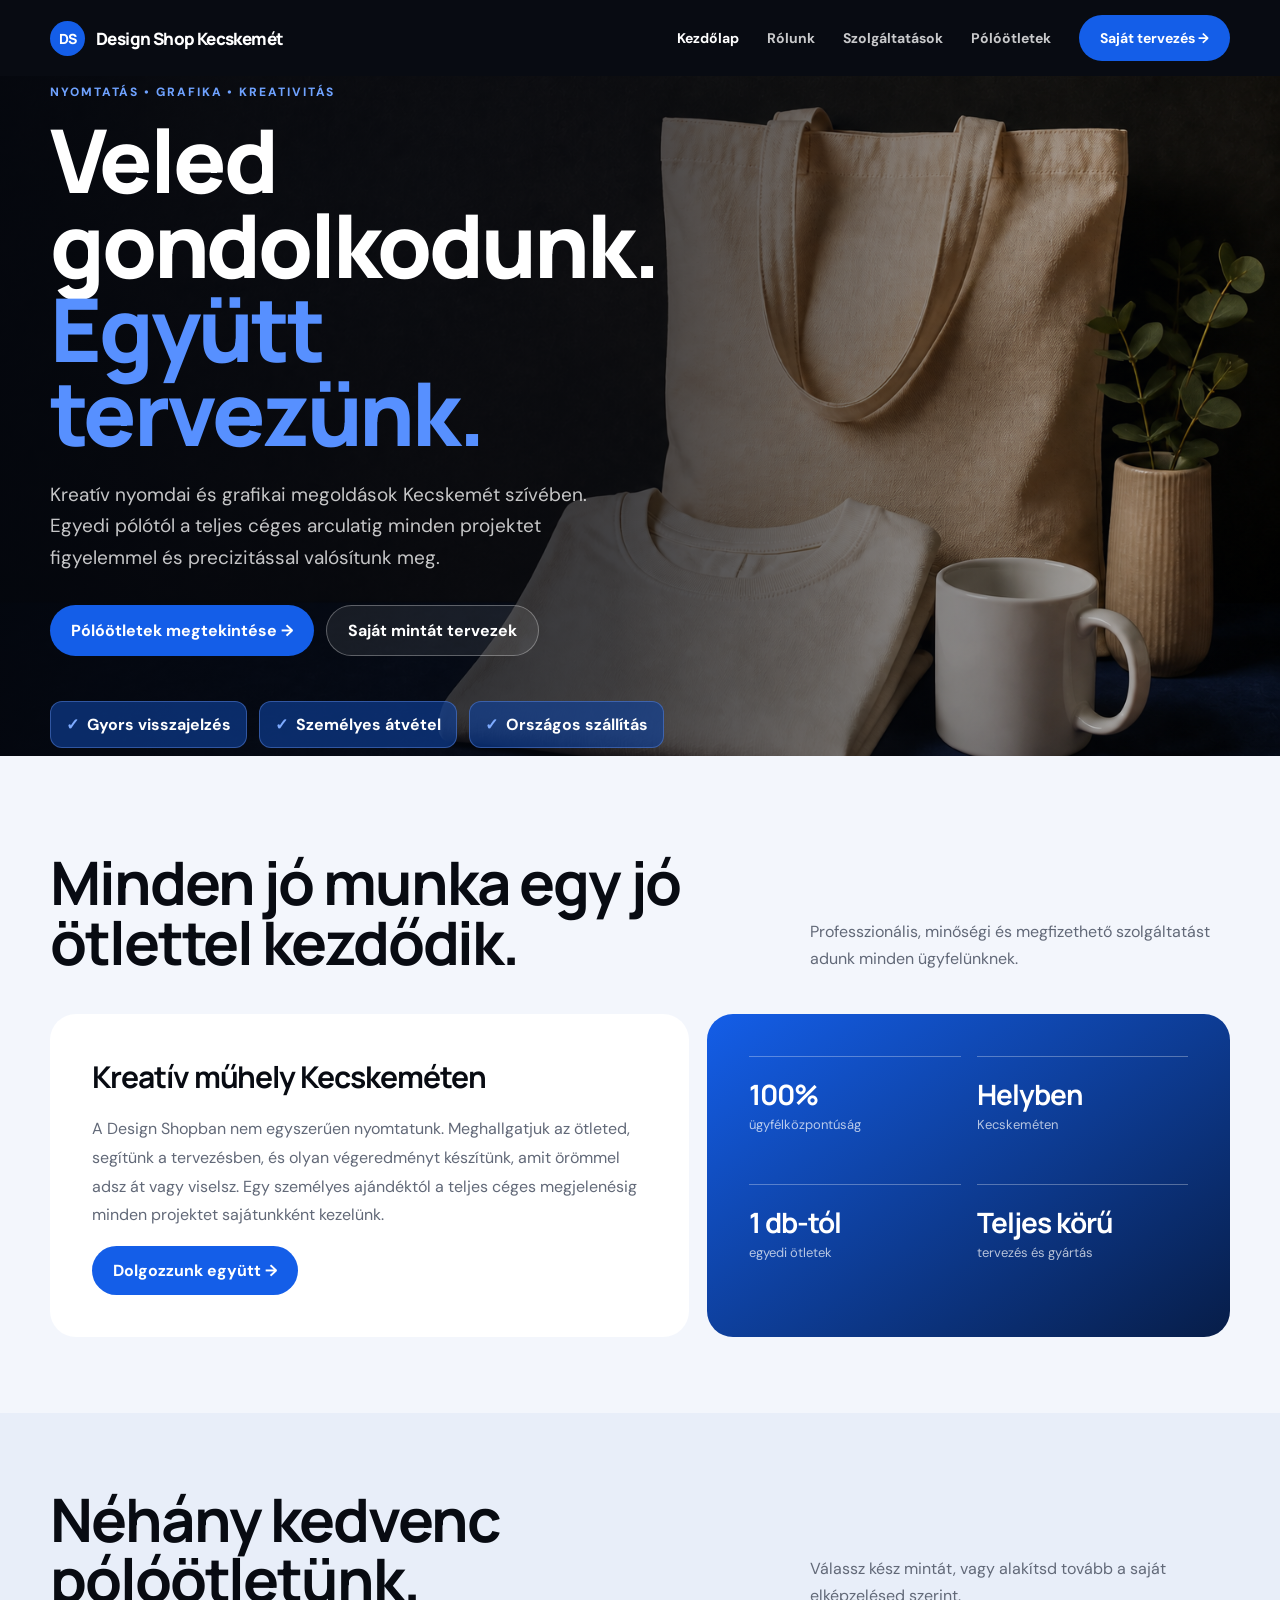
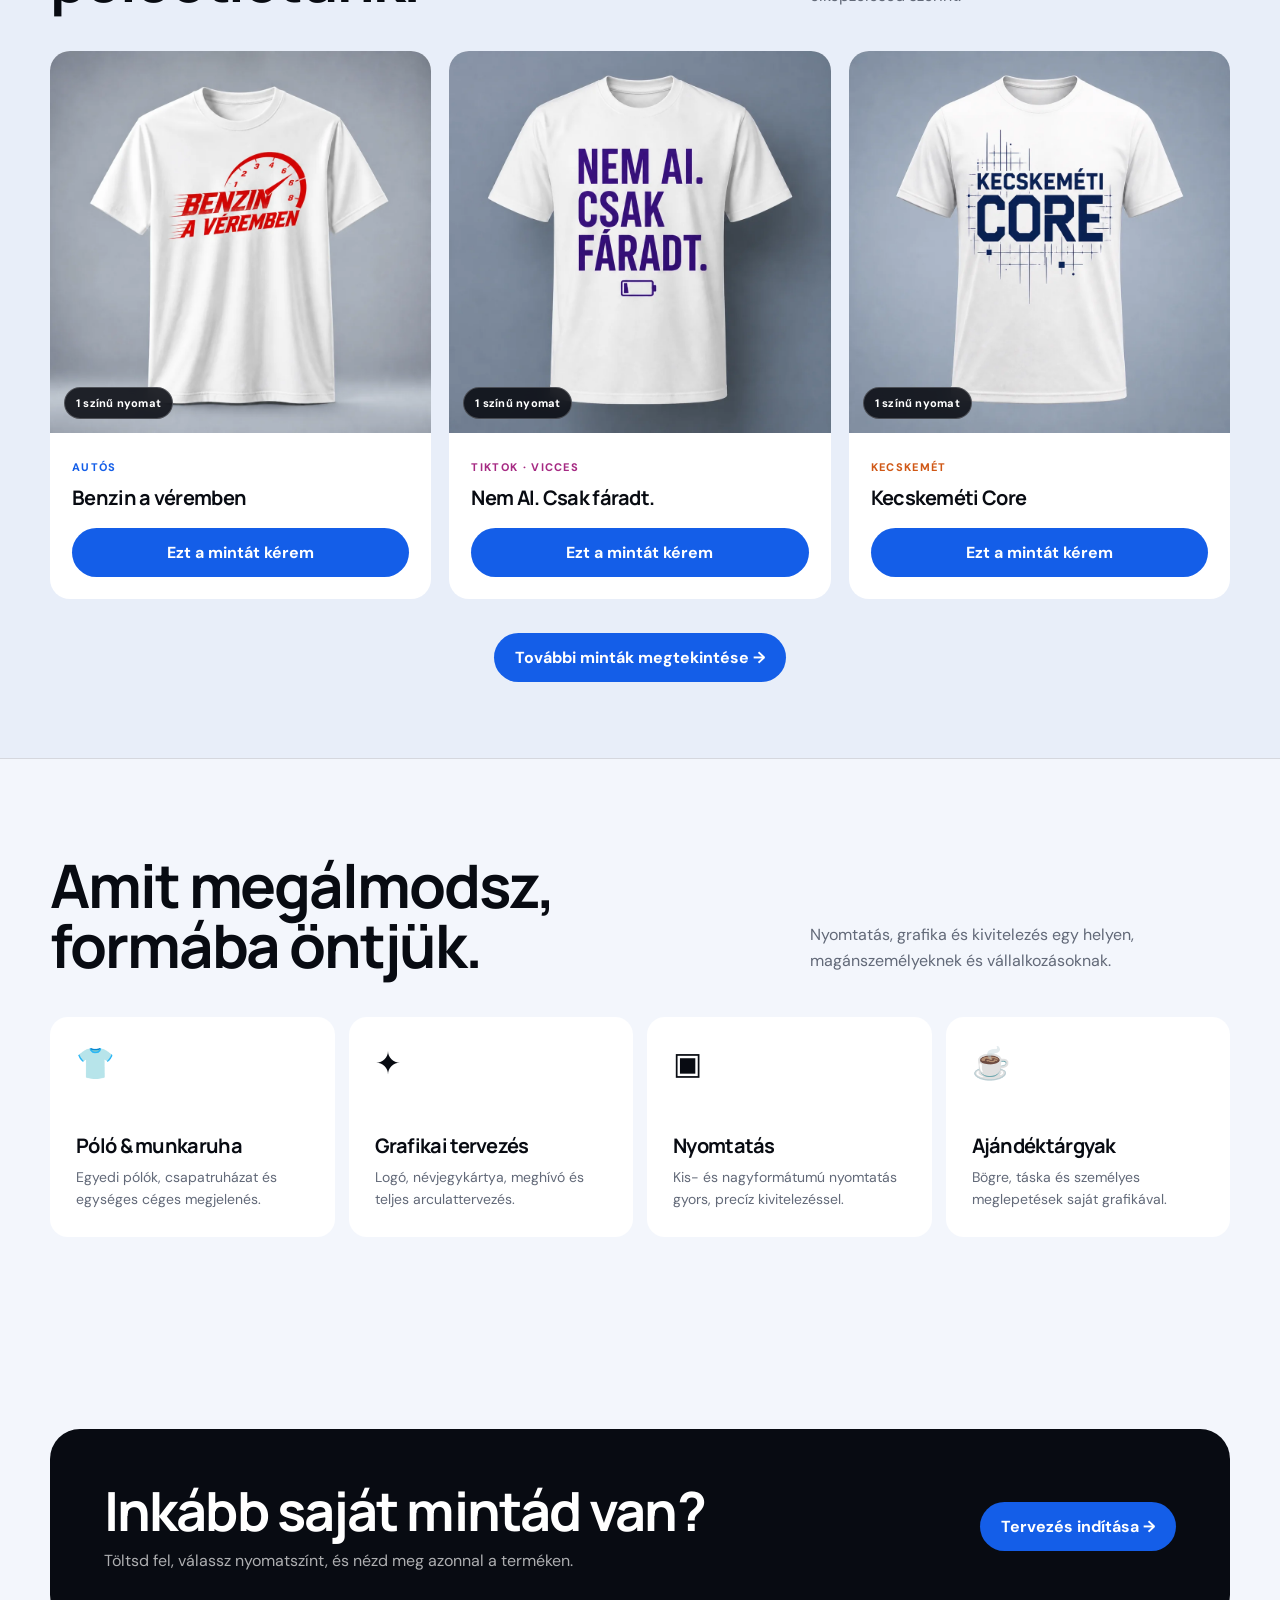
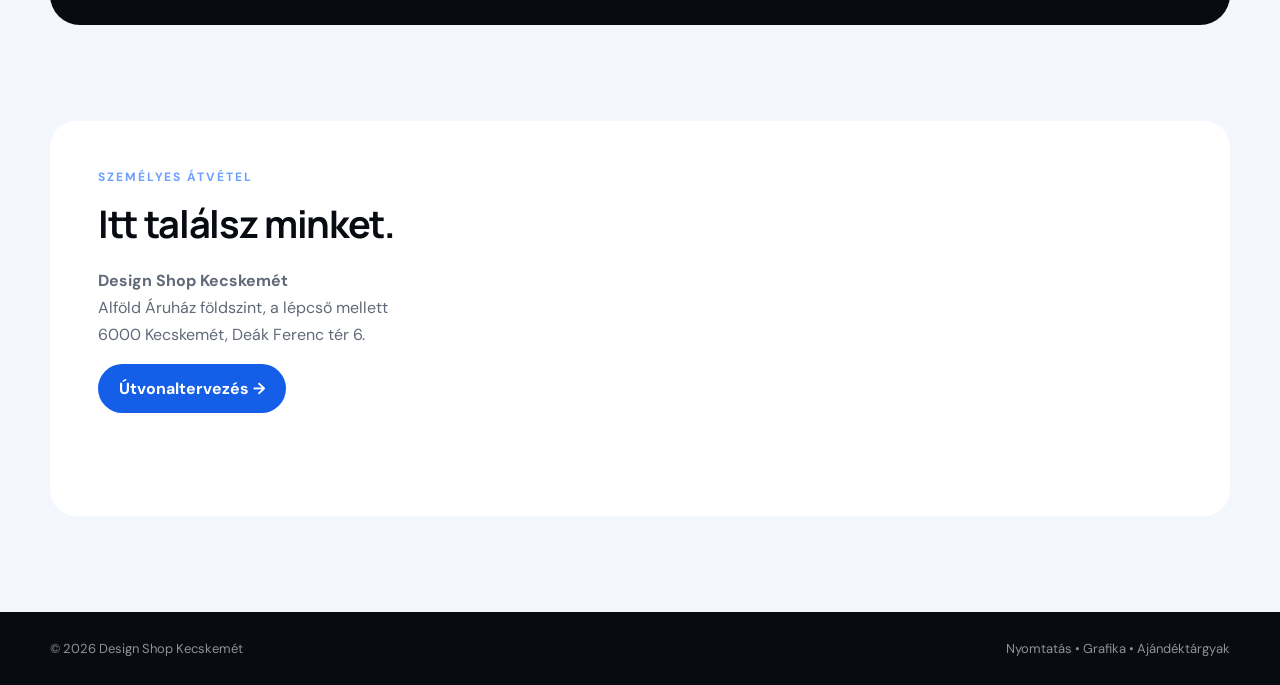
<file: index.html>
<!doctype html>
<html lang="hu">
<head>
  <meta charset="utf-8">
  <meta name="viewport" content="width=device-width,initial-scale=1">
  <meta name="description" content="Design Shop Kecskemét – nyomtatás, grafika, arculat és egyedi ajándéktárgyak.">
  <title>Design Shop Kecskemét</title>
  <link rel="preconnect" href="https://fonts.googleapis.com">
  <link rel="preconnect" href="https://fonts.gstatic.com" crossorigin>
  <link href="https://fonts.googleapis.com/css2?family=DM+Sans:wght@400;500;600;700&display=swap" rel="stylesheet">
  <link rel="stylesheet" href="styles.css">
</head>
<body>
  <nav class="site-nav">
    <div class="wrap nav-in">
      <a class="brand" href="index.html"><span class="brandmark">DS</span><span>Design Shop Kecskemét</span></a>
      <button class="menu-btn" aria-label="Menü megnyitása" aria-expanded="false">☰</button>
      <div class="nav-links"><a class="active" href="index.html">Kezdőlap</a><a href="#rolunk">Rólunk</a><a href="#szolgaltatasok">Szolgáltatások</a><a href="polok.html">Pólóötletek</a><a class="nav-cta" href="tervezo.html">Saját tervezés →</a></div>
    </div>
  </nav>

  <header class="hero-home">
    <div class="wrap">
      <div class="eyebrow">Nyomtatás • grafika • kreativitás</div>
      <h1>Veled gondolkodunk.<br><em>Együtt tervezünk.</em></h1>
      <p>Kreatív nyomdai és grafikai megoldások Kecskemét szívében. Egyedi pólótól a teljes céges arculatig minden projektet figyelemmel és precizitással valósítunk meg.</p>
      <div class="hero-actions"><a class="btn" href="polok.html">Pólóötletek megtekintése →</a><a class="btn ghost" href="tervezo.html">Saját mintát tervezek</a></div>
      <div class="proof"><span>Gyors visszajelzés</span><span>Személyes átvétel</span><span>Országos szállítás</span></div>
    </div>
  </header>

  <main>
    <section id="rolunk" class="home-intro">
      <div class="wrap">
        <div class="head"><h2>Minden jó munka egy jó ötlettel kezdődik.</h2><p>Professzionális, minőségi és megfizethető szolgáltatást adunk minden ügyfelünknek.</p></div>
        <div class="about-grid">
          <article class="about-main"><h3>Kreatív műhely Kecskeméten</h3><p>A Design Shopban nem egyszerűen nyomtatunk. Meghallgatjuk az ötleted, segítünk a tervezésben, és olyan végeredményt készítünk, amit örömmel adsz át vagy viselsz. Egy személyes ajándéktól a teljes céges megjelenésig minden projektet sajátunkként kezelünk.</p><a class="btn" href="#kapcsolat">Dolgozzunk együtt →</a></article>
          <aside class="about-side"><div class="stat"><b>100%</b><span>ügyfélközpontúság</span></div><div class="stat"><b>Helyben</b><span>Kecskeméten</span></div><div class="stat"><b>1 db-tól</b><span>egyedi ötletek</span></div><div class="stat"><b>Teljes körű</b><span>tervezés és gyártás</span></div></aside>
        </div>
      </div>
    </section>

    <section class="featured-shirts">
      <div class="wrap">
        <div class="head"><h2>Néhány kedvenc pólóötletünk.</h2><p>Válassz kész mintát, vagy alakítsd tovább a saját elképzelésed szerint.</p></div>
        <div class="shirt-grid product-grid">
          <article class="shirt-card"><div class="shirt-art"><img src="products/shirt-benzin.webp" alt="Benzin a véremben póló látványterve"><span class="print-badge">1 színű nyomat</span></div><div class="shirt-info"><span class="tag">Autós</span><h3>Benzin a véremben</h3><a class="btn select-design" href="tervezo.html?minta=Benzin%20a%20v%C3%A9remben&amp;termek=polo">Ezt a mintát kérem</a></div></article>
          <article class="shirt-card"><div class="shirt-art"><img src="products/shirt-nem-ai.webp" alt="Nem AI, csak fáradt póló látványterve"><span class="print-badge">1 színű nyomat</span></div><div class="shirt-info"><span class="tag">TikTok · vicces</span><h3>Nem AI. Csak fáradt.</h3><a class="btn select-design" href="tervezo.html?minta=Nem%20AI.%20Csak%20f%C3%A1radt.&amp;termek=polo">Ezt a mintát kérem</a></div></article>
          <article class="shirt-card"><div class="shirt-art"><img src="products/shirt-kecskemeti-core.webp" alt="Kecskeméti Core póló látványterve"><span class="print-badge">1 színű nyomat</span></div><div class="shirt-info"><span class="tag">Kecskemét</span><h3>Kecskeméti Core</h3><a class="btn select-design" href="tervezo.html?minta=Kecskem%C3%A9ti%20Core&amp;termek=polo">Ezt a mintát kérem</a></div></article>
        </div>
        <div class="featured-action"><a class="btn" href="polok.html">További minták megtekintése →</a></div>
      </div>
    </section>

    <section id="szolgaltatasok" class="section-divider">
      <div class="wrap">
        <div class="head"><h2>Amit megálmodsz, formába öntjük.</h2><p>Nyomtatás, grafika és kivitelezés egy helyen, magánszemélyeknek és vállalkozásoknak.</p></div>
        <div class="services">
          <article class="service"><i>👕</i><div><h3>Póló & munkaruha</h3><p>Egyedi pólók, csapatruházat és egységes céges megjelenés.</p></div></article>
          <article class="service"><i>✦</i><div><h3>Grafikai tervezés</h3><p>Logó, névjegykártya, meghívó és teljes arculattervezés.</p></div></article>
          <article class="service"><i>▣</i><div><h3>Nyomtatás</h3><p>Kis- és nagyformátumú nyomtatás gyors, precíz kivitelezéssel.</p></div></article>
          <article class="service"><i>☕</i><div><h3>Ajándéktárgyak</h3><p>Bögre, táska és személyes meglepetések saját grafikával.</p></div></article>
        </div>
      </div>
    </section>

    <section><div class="wrap"><div class="split-cta"><div><h2>Inkább saját mintád van?</h2><p>Töltsd fel, válassz nyomatszínt, és nézd meg azonnal a terméken.</p></div><a class="btn" href="tervezo.html">Tervezés indítása →</a></div></div></section>

    <section id="kapcsolat" style="padding-top:0">
      <div class="wrap"><div class="location"><div class="location-copy"><div class="eyebrow">Személyes átvétel</div><h2>Itt találsz minket.</h2><p><strong>Design Shop Kecskemét</strong><br>Alföld Áruház földszint, a lépcső mellett<br>6000 Kecskemét, Deák Ferenc tér 6.</p><a class="btn" target="_blank" rel="noopener" href="https://www.google.com/maps/place//data=!4m2!3m1!1s0x4743da116a3237ff:0x8eb4e303de5e882c?sa=X&amp;ved=1t:8290&amp;ictx=111">Útvonaltervezés →</a></div><div class="map"><iframe title="Design Shop Kecskemét a térképen" src="https://www.google.com/maps?q=Kecskem%C3%A9t%2C%20De%C3%A1k%20Ferenc%20t%C3%A9r%206&amp;output=embed" loading="lazy"></iframe></div></div></div>
    </section>
  </main>

  <footer><div class="wrap footer-in"><span>© 2026 Design Shop Kecskemét</span><span>Nyomtatás • Grafika • Ajándéktárgyak</span></div></footer>
  <script>const m=document.querySelector('.menu-btn'),n=document.querySelector('.nav-links');m.onclick=()=>{n.classList.toggle('open');m.setAttribute('aria-expanded',n.classList.contains('open'))};n.querySelectorAll('a').forEach(a=>a.onclick=()=>n.classList.remove('open'));</script>
</body>
</html>
</file>
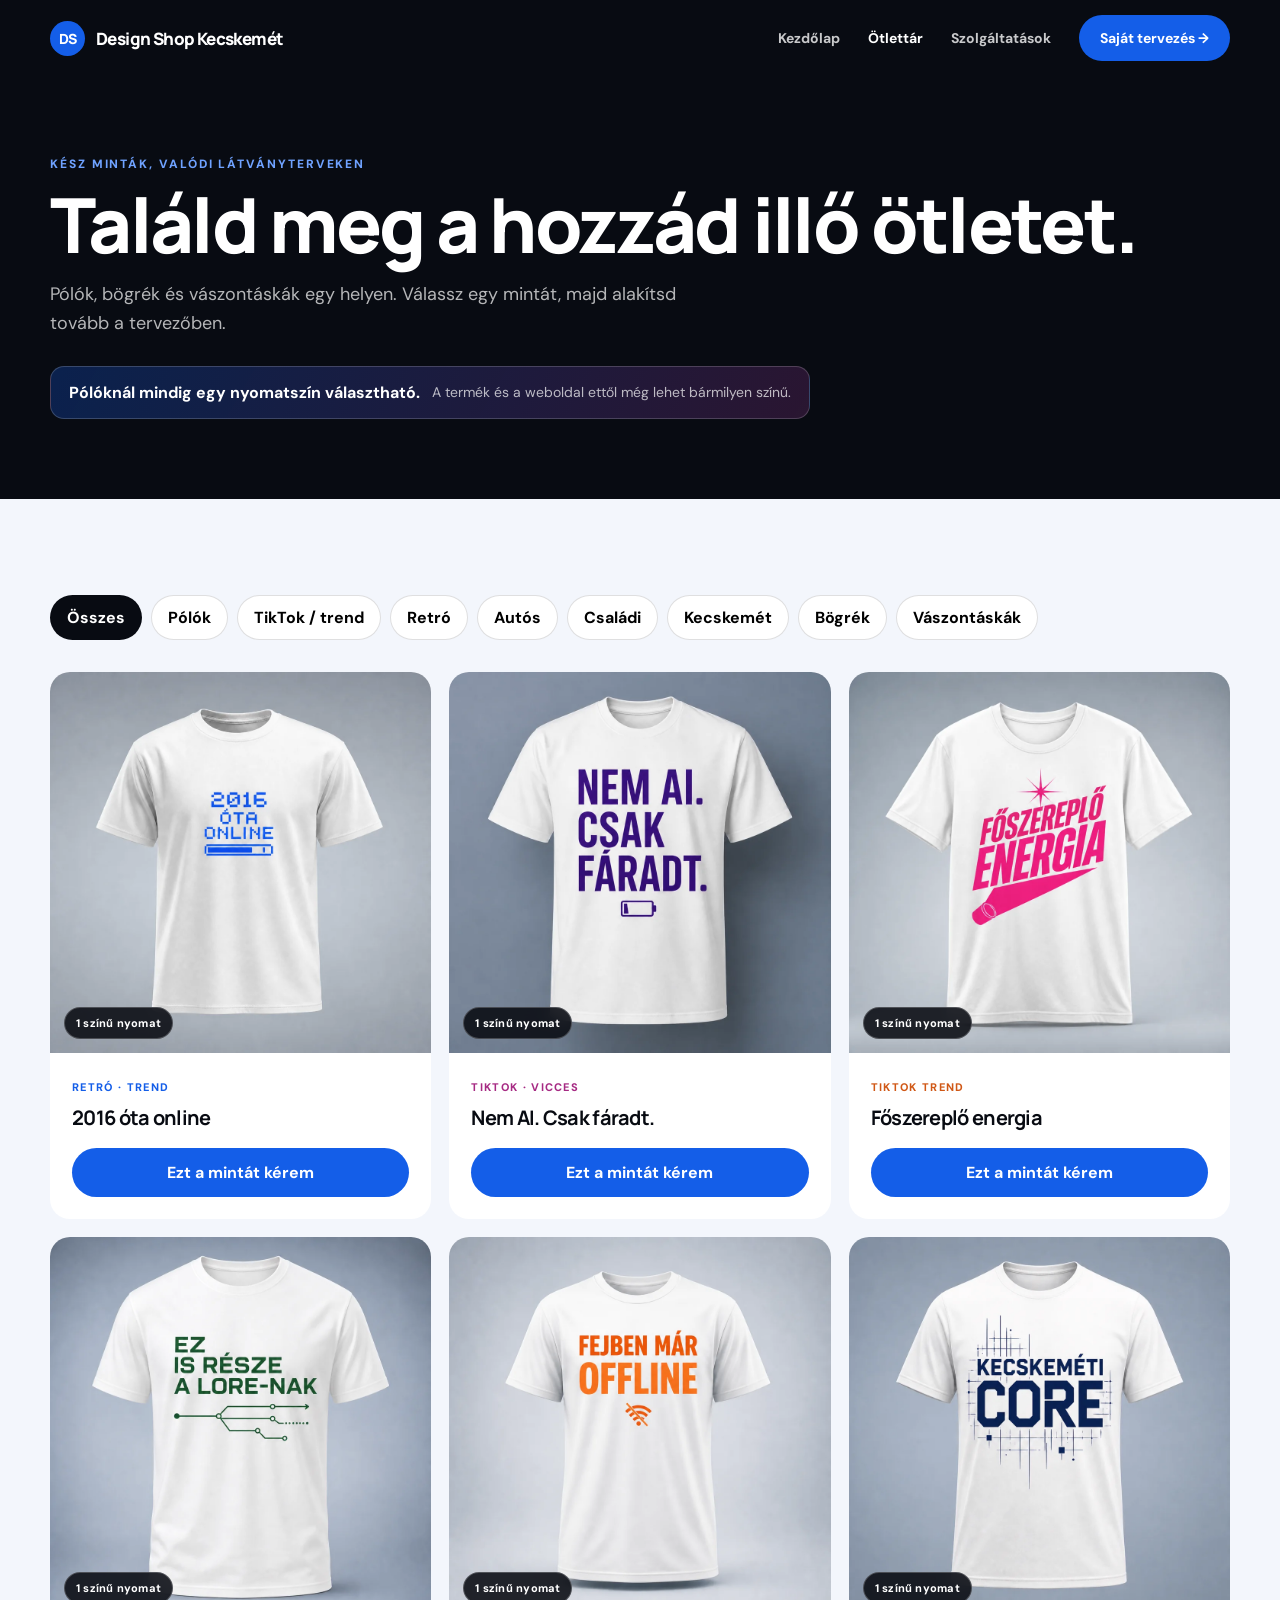
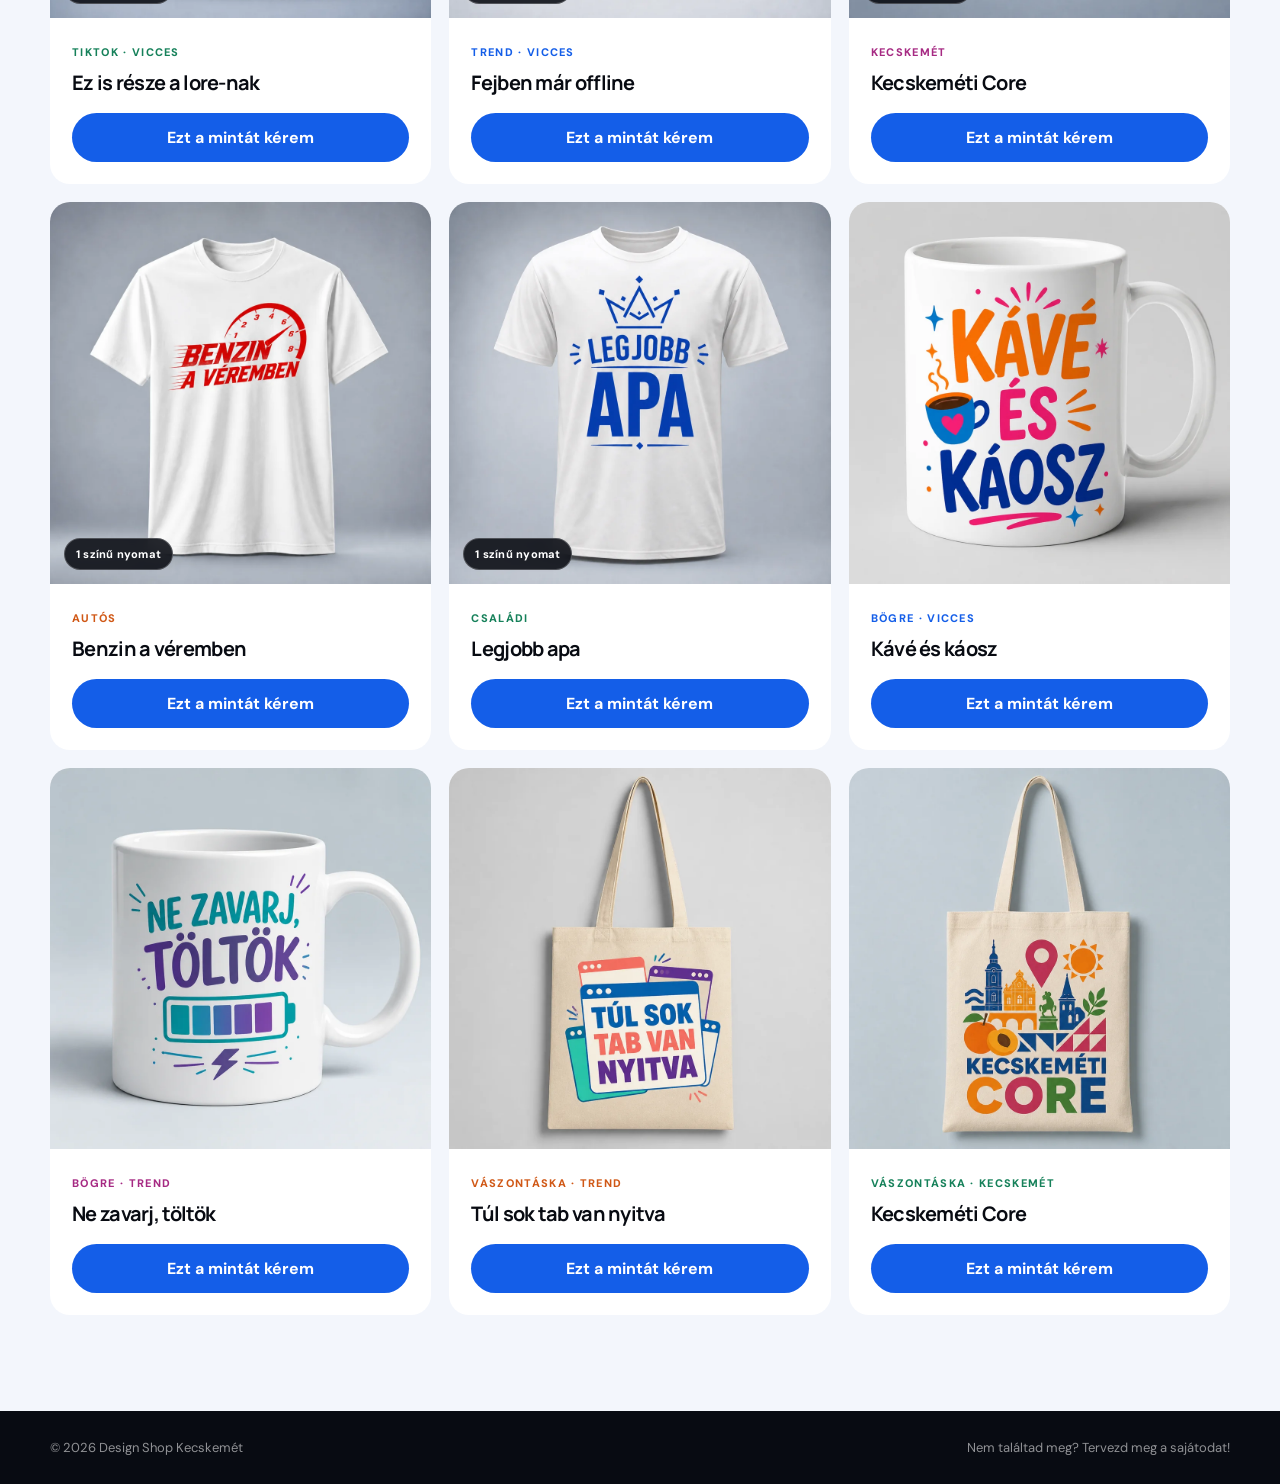
<file: polok.html>
<!doctype html>
<html lang="hu">
<head>
  <meta charset="utf-8">
  <meta name="viewport" content="width=device-width,initial-scale=1">
  <meta name="description" content="Válassz előre megtervezett póló-, bögre- és vászontáska mintát a Design Shop Kecskemét ötlettárából.">
  <title>Minták és ajándékötletek — Design Shop Kecskemét</title>
  <link rel="preconnect" href="https://fonts.googleapis.com">
  <link rel="preconnect" href="https://fonts.gstatic.com" crossorigin>
  <link href="https://fonts.googleapis.com/css2?family=DM+Sans:wght@400;500;600;700&family=Manrope:wght@600;700;800&display=swap" rel="stylesheet">
  <link rel="stylesheet" href="styles.css">
</head>
<body>
  <nav class="site-nav"><div class="wrap nav-in"><a class="brand" href="index.html"><span class="brandmark">DS</span><span>Design Shop Kecskemét</span></a><button class="menu-btn" aria-label="Menü megnyitása" aria-expanded="false">☰</button><div class="nav-links"><a href="index.html">Kezdőlap</a><a class="active" href="polok.html">Ötlettár</a><a href="index.html#szolgaltatasok">Szolgáltatások</a><a class="nav-cta" href="tervezo.html">Saját tervezés →</a></div></div></nav>

  <header class="page-hero"><div class="wrap"><div class="eyebrow">Kész minták, valódi látványterveken</div><h1>Találd meg a hozzád illő ötletet.</h1><p>Pólók, bögrék és vászontáskák egy helyen. Válassz egy mintát, majd alakítsd tovább a tervezőben.</p><div class="one-color-note"><strong>Pólóknál mindig egy nyomatszín választható.</strong><span>A termék és a weboldal ettől még lehet bármilyen színű.</span></div></div></header>

  <main><section><div class="wrap">
    <div class="filters" role="group" aria-label="Termék- és témakategóriák">
      <button class="filter active" data-filter="all">Összes</button>
      <button class="filter" data-filter="polo">Pólók</button>
      <button class="filter" data-filter="trend">TikTok / trend</button>
      <button class="filter" data-filter="retro">Retró</button>
      <button class="filter" data-filter="autos">Autós</button>
      <button class="filter" data-filter="csalad">Családi</button>
      <button class="filter" data-filter="kecskemet">Kecskemét</button>
      <button class="filter" data-filter="bogre">Bögrék</button>
      <button class="filter" data-filter="taska">Vászontáskák</button>
    </div>

    <div class="shirt-grid product-grid">
      <article class="shirt-card" data-cat="polo retro trend"><div class="shirt-art"><img src="products/shirt-2016-online.webp" alt="2016 óta online egyszínű pólóminta látványterve" loading="lazy"><span class="print-badge">1 színű nyomat</span></div><div class="shirt-info"><span class="tag">Retró · trend</span><h3>2016 óta online</h3><a class="btn select-design" href="tervezo.html?minta=2016%20%C3%B3ta%20online&amp;termek=polo">Ezt a mintát kérem</a></div></article>
      <article class="shirt-card" data-cat="polo trend"><div class="shirt-art"><img src="products/shirt-nem-ai.webp" alt="Nem AI, csak fáradt egyszínű pólóminta látványterve" loading="lazy"><span class="print-badge">1 színű nyomat</span></div><div class="shirt-info"><span class="tag">TikTok · vicces</span><h3>Nem AI. Csak fáradt.</h3><a class="btn select-design" href="tervezo.html?minta=Nem%20AI.%20Csak%20f%C3%A1radt.&amp;termek=polo">Ezt a mintát kérem</a></div></article>
      <article class="shirt-card" data-cat="polo trend"><div class="shirt-art"><img src="products/shirt-foszereplo.webp" alt="Főszereplő energia egyszínű pólóminta látványterve" loading="lazy"><span class="print-badge">1 színű nyomat</span></div><div class="shirt-info"><span class="tag">TikTok trend</span><h3>Főszereplő energia</h3><a class="btn select-design" href="tervezo.html?minta=F%C5%91szerepl%C5%91%20energia&amp;termek=polo">Ezt a mintát kérem</a></div></article>
      <article class="shirt-card" data-cat="polo trend"><div class="shirt-art"><img src="products/shirt-lore.webp" alt="Ez is része a lore-nak egyszínű pólóminta látványterve" loading="lazy"><span class="print-badge">1 színű nyomat</span></div><div class="shirt-info"><span class="tag">TikTok · vicces</span><h3>Ez is része a lore-nak</h3><a class="btn select-design" href="tervezo.html?minta=Ez%20is%20r%C3%A9sze%20a%20lore-nak&amp;termek=polo">Ezt a mintát kérem</a></div></article>
      <article class="shirt-card" data-cat="polo trend"><div class="shirt-art"><img src="products/shirt-offline.webp" alt="Fejben már offline egyszínű pólóminta látványterve" loading="lazy"><span class="print-badge">1 színű nyomat</span></div><div class="shirt-info"><span class="tag">Trend · vicces</span><h3>Fejben már offline</h3><a class="btn select-design" href="tervezo.html?minta=Fejben%20m%C3%A1r%20offline&amp;termek=polo">Ezt a mintát kérem</a></div></article>
      <article class="shirt-card" data-cat="polo kecskemet"><div class="shirt-art"><img src="products/shirt-kecskemeti-core.webp" alt="Kecskeméti Core egyszínű pólóminta látványterve" loading="lazy"><span class="print-badge">1 színű nyomat</span></div><div class="shirt-info"><span class="tag">Kecskemét</span><h3>Kecskeméti Core</h3><a class="btn select-design" href="tervezo.html?minta=Kecskem%C3%A9ti%20Core&amp;termek=polo">Ezt a mintát kérem</a></div></article>
      <article class="shirt-card" data-cat="polo autos"><div class="shirt-art"><img src="products/shirt-benzin.webp" alt="Benzin a véremben egyszínű pólóminta látványterve" loading="lazy"><span class="print-badge">1 színű nyomat</span></div><div class="shirt-info"><span class="tag">Autós</span><h3>Benzin a véremben</h3><a class="btn select-design" href="tervezo.html?minta=Benzin%20a%20v%C3%A9remben&amp;termek=polo">Ezt a mintát kérem</a></div></article>
      <article class="shirt-card" data-cat="polo csalad"><div class="shirt-art"><img src="products/shirt-legjobb-apa.webp" alt="Legjobb apa egyszínű pólóminta látványterve" loading="lazy"><span class="print-badge">1 színű nyomat</span></div><div class="shirt-info"><span class="tag">Családi</span><h3>Legjobb apa</h3><a class="btn select-design" href="tervezo.html?minta=Legjobb%20apa&amp;termek=polo">Ezt a mintát kérem</a></div></article>
      <article class="shirt-card" data-cat="bogre trend"><div class="shirt-art"><img src="products/mug-kave-kaosz.webp" alt="Kávé és káosz színes bögre látványterve" loading="lazy"></div><div class="shirt-info"><span class="tag">Bögre · vicces</span><h3>Kávé és káosz</h3><a class="btn select-design" href="tervezo.html?minta=K%C3%A1v%C3%A9%20%C3%A9s%20k%C3%A1osz&amp;termek=bogre">Ezt a mintát kérem</a></div></article>
      <article class="shirt-card" data-cat="bogre trend"><div class="shirt-art"><img src="products/mug-ne-zavarj.webp" alt="Ne zavarj, töltök színes bögre látványterve" loading="lazy"></div><div class="shirt-info"><span class="tag">Bögre · trend</span><h3>Ne zavarj, töltök</h3><a class="btn select-design" href="tervezo.html?minta=Ne%20zavarj%2C%20t%C3%B6lt%C3%B6k&amp;termek=bogre">Ezt a mintát kérem</a></div></article>
      <article class="shirt-card" data-cat="taska trend"><div class="shirt-art"><img src="products/tote-tabs.webp" alt="Túl sok tab van nyitva színes vászontáska látványterve" loading="lazy"></div><div class="shirt-info"><span class="tag">Vászontáska · trend</span><h3>Túl sok tab van nyitva</h3><a class="btn select-design" href="tervezo.html?minta=T%C3%BAl%20sok%20tab%20van%20nyitva&amp;termek=taska">Ezt a mintát kérem</a></div></article>
      <article class="shirt-card" data-cat="taska kecskemet"><div class="shirt-art"><img src="products/tote-kecskemeti.webp" alt="Kecskeméti Core színes vászontáska látványterve" loading="lazy"></div><div class="shirt-info"><span class="tag">Vászontáska · Kecskemét</span><h3>Kecskeméti Core</h3><a class="btn select-design" href="tervezo.html?minta=Kecskem%C3%A9ti%20Core&amp;termek=taska">Ezt a mintát kérem</a></div></article>
    </div>
    <div class="empty">Ebben a kategóriában még nincs minta.</div>
  </div></section></main>

  <footer><div class="wrap footer-in"><span>© 2026 Design Shop Kecskemét</span><span>Nem találtad meg? Tervezd meg a sajátodat!</span></div></footer>
  <script>
    const m=document.querySelector('.menu-btn'),n=document.querySelector('.nav-links');
    m.onclick=()=>{n.classList.toggle('open');m.setAttribute('aria-expanded',n.classList.contains('open'))};
    const filters=document.querySelectorAll('.filter'),cards=document.querySelectorAll('.shirt-card'),empty=document.querySelector('.empty');
    filters.forEach(filter=>filter.onclick=()=>{
      filters.forEach(item=>item.classList.remove('active'));filter.classList.add('active');
      let shown=0;
      cards.forEach(card=>{const visible=filter.dataset.filter==='all'||card.dataset.cat.split(' ').includes(filter.dataset.filter);card.style.display=visible?'block':'none';if(visible)shown++});
      empty.style.display=shown?'none':'block';
    });
  </script>
</body>
</html>
</file>
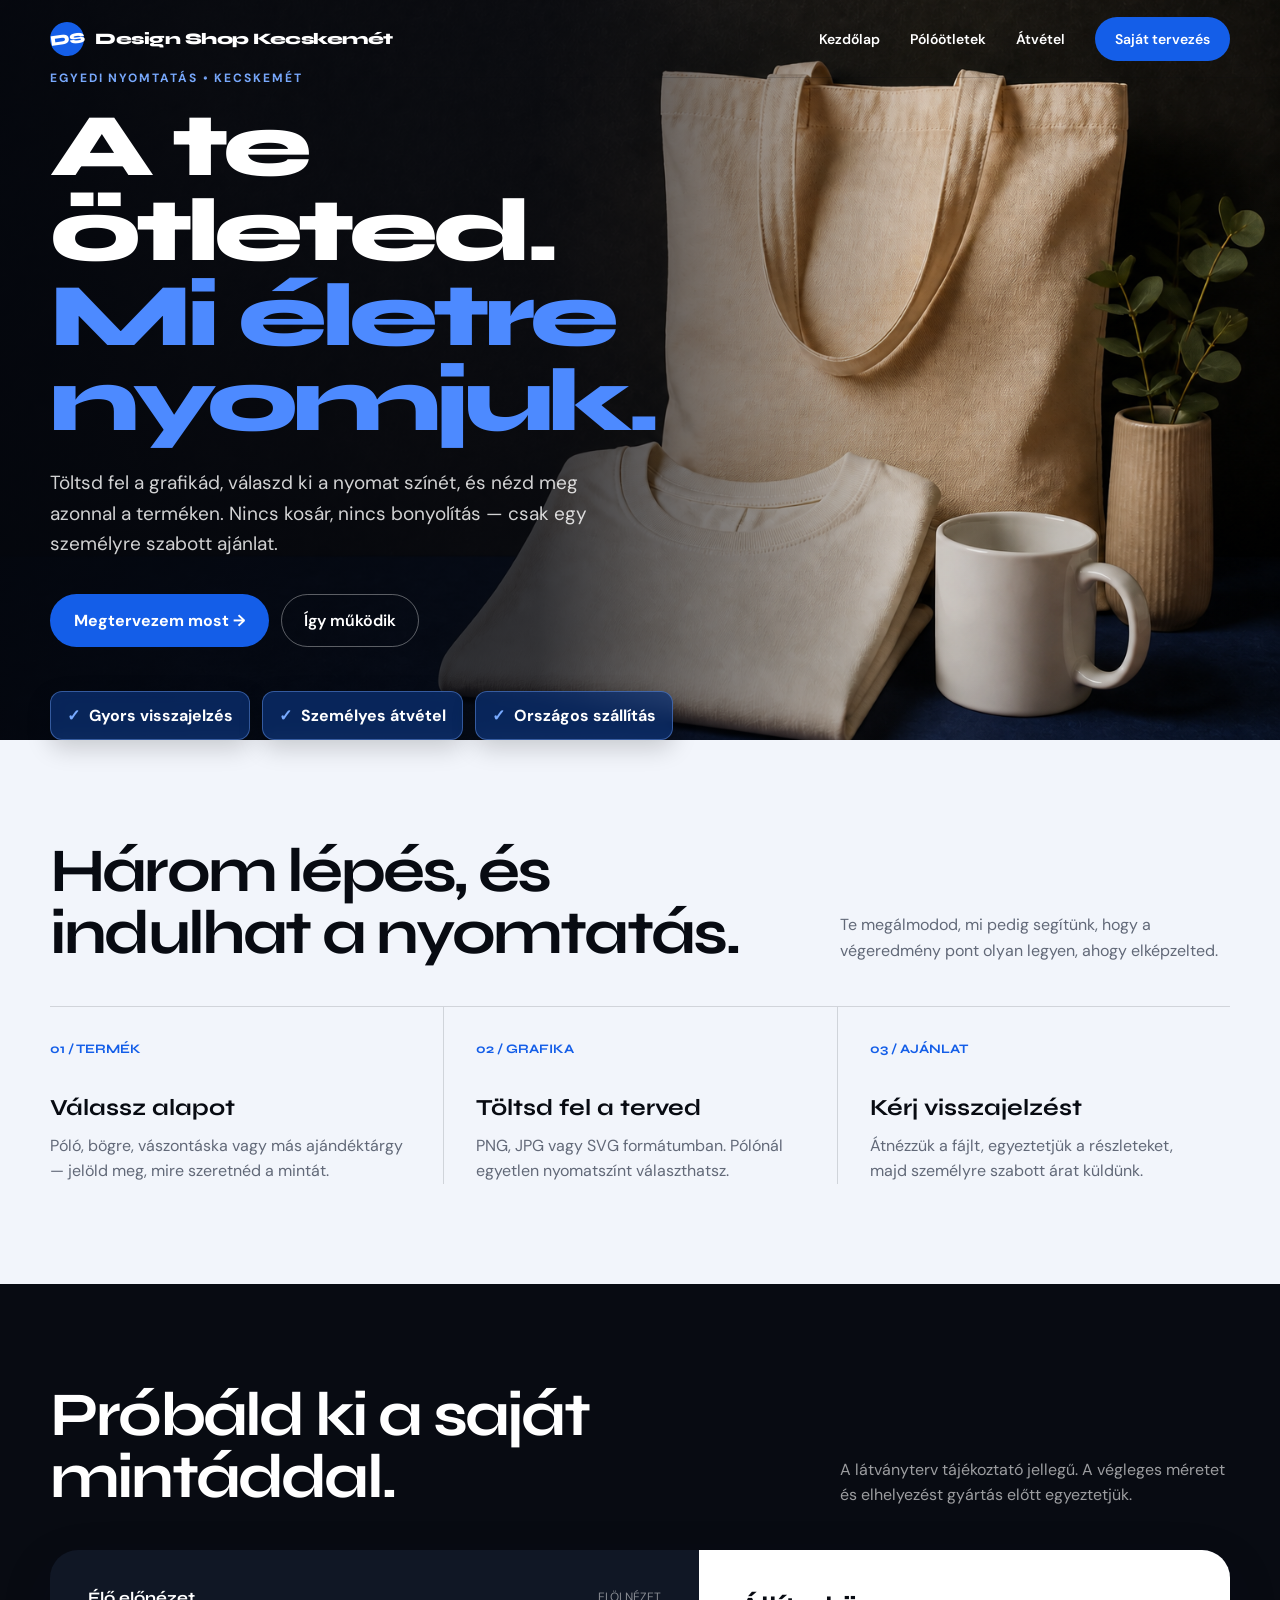
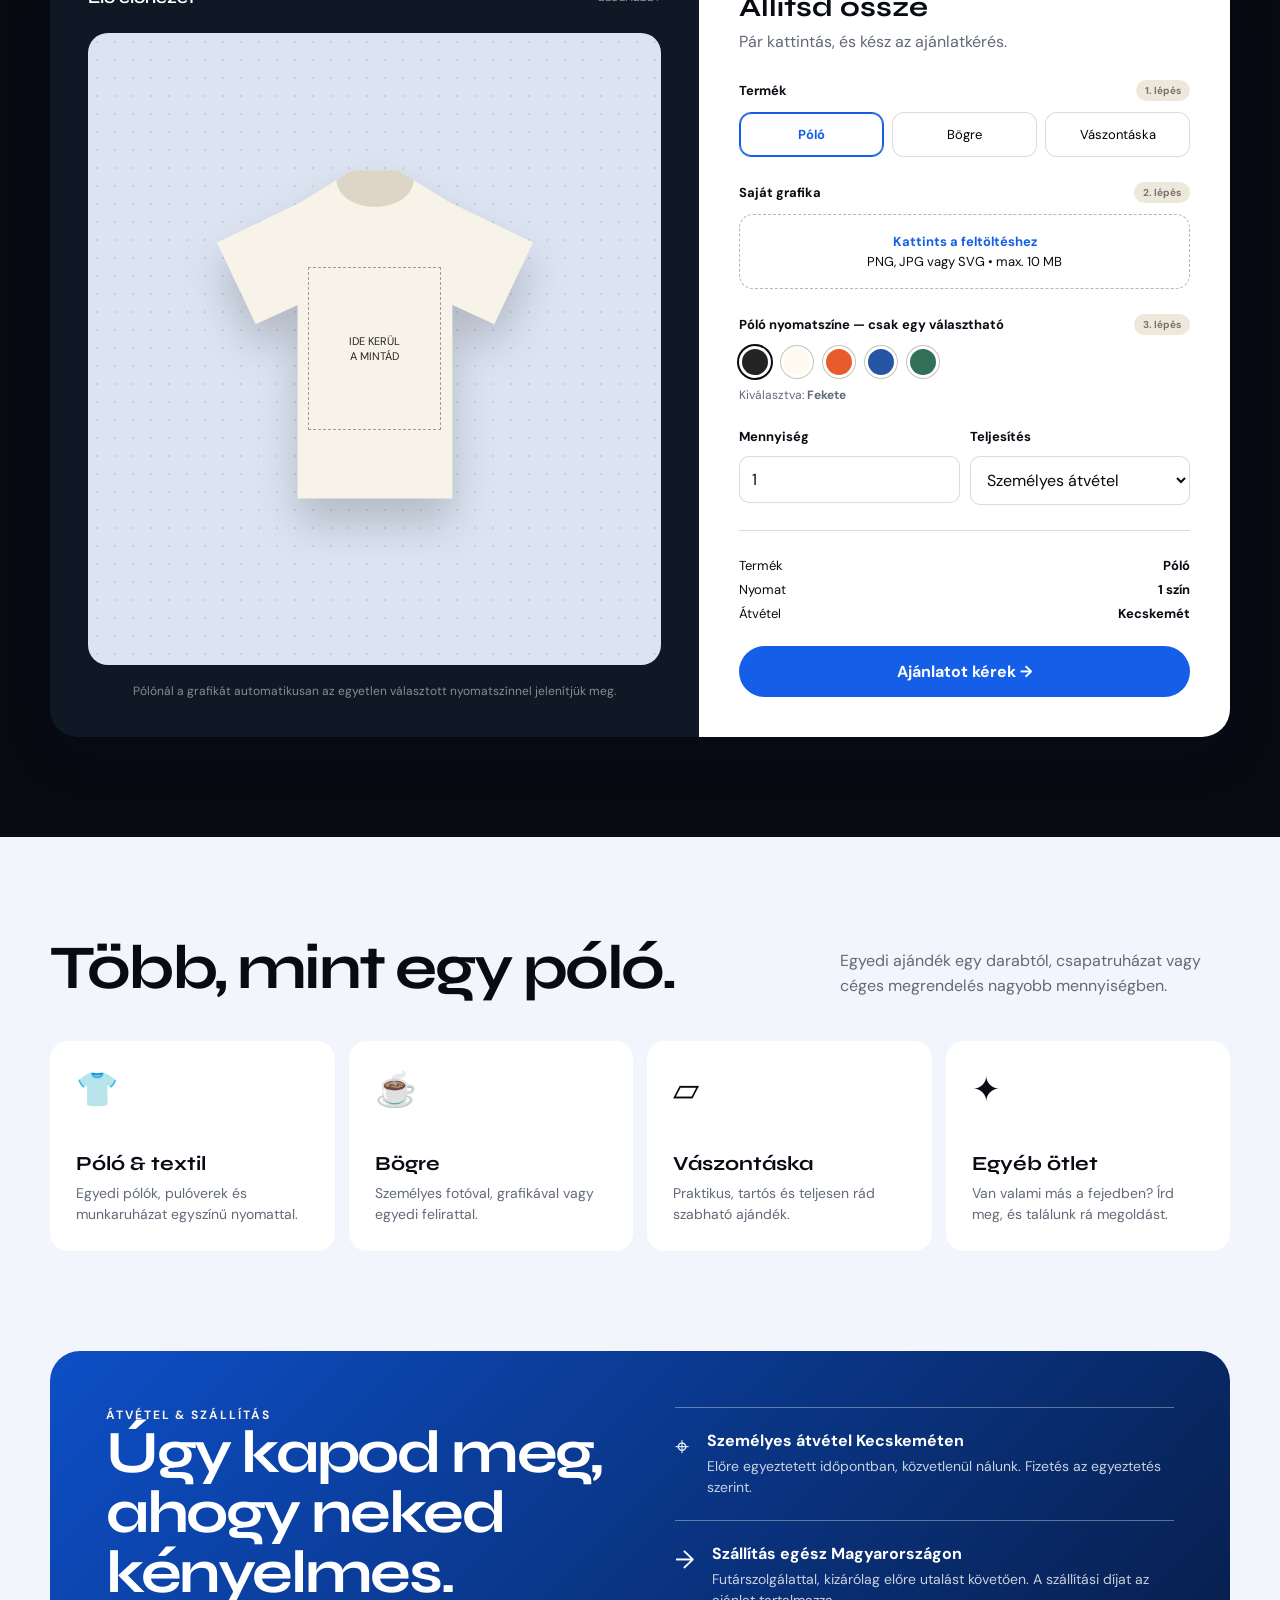
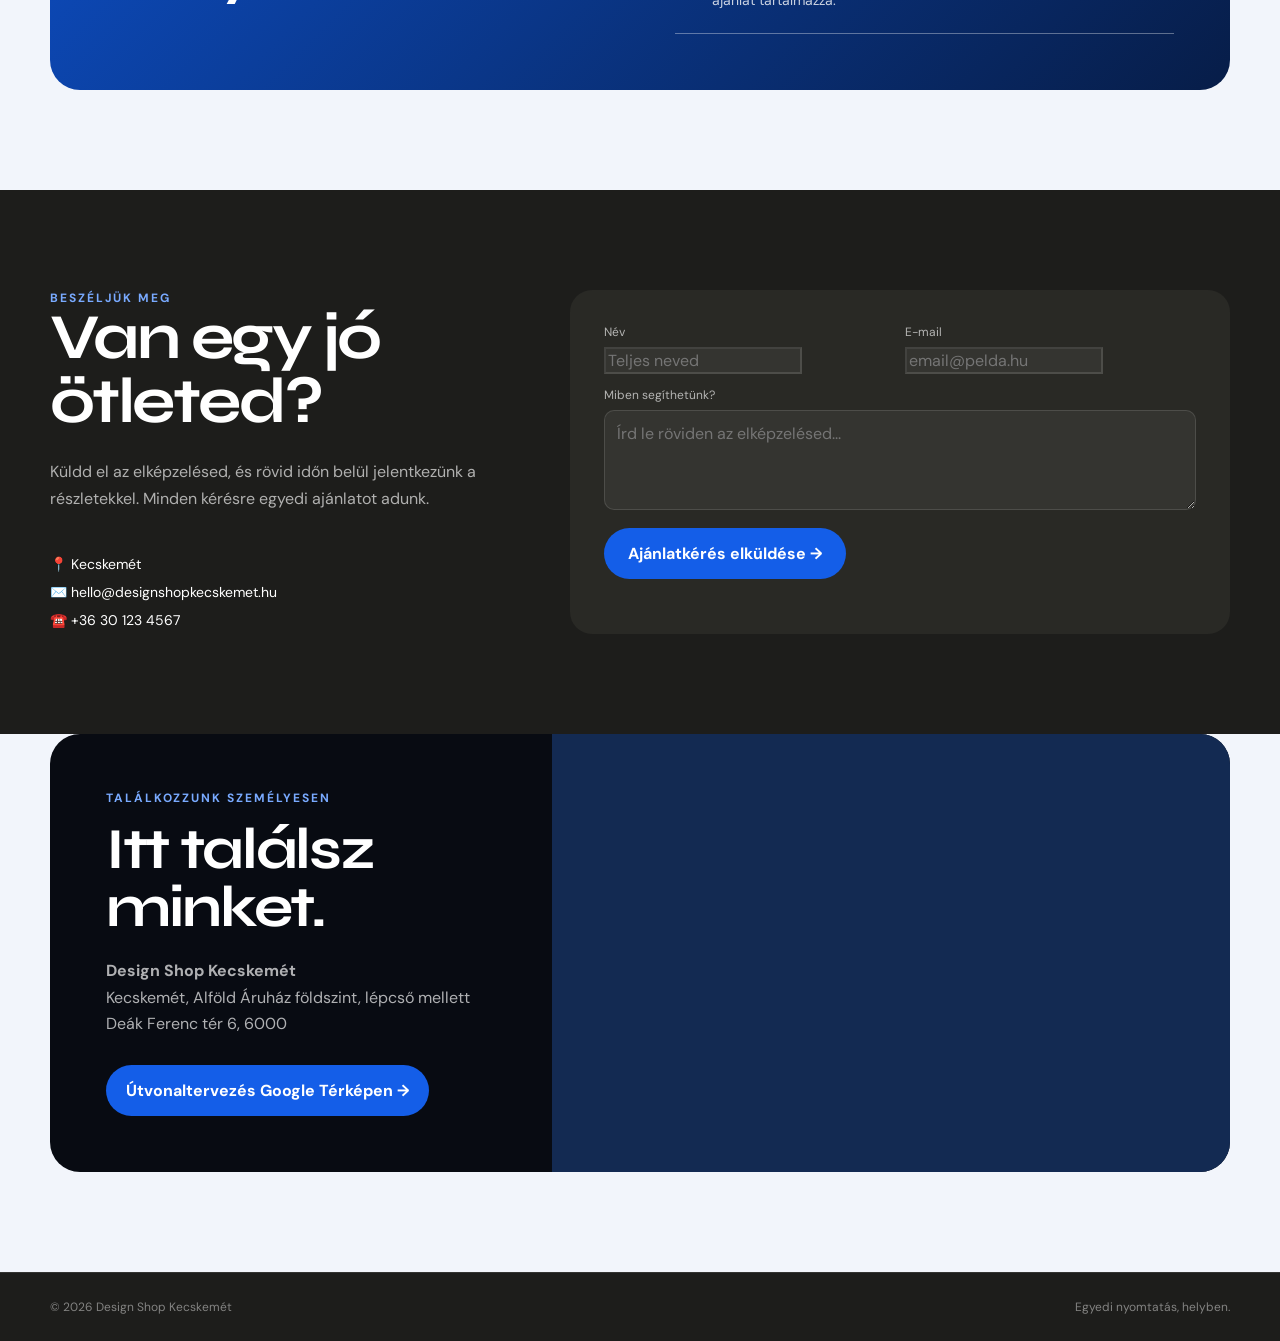
<file: tervezo.html>
<!doctype html>
<html lang="hu">
<head>
  <meta charset="utf-8">
  <meta name="viewport" content="width=device-width, initial-scale=1">
  <meta name="description" content="Egyedi póló- és ajándéktárgy nyomtatás Kecskeméten. Tervezd meg online, mi elkészítjük.">
  <title>Design Shop Kecskemét — Egyedi nyomtatás</title>
  <link rel="preconnect" href="https://fonts.googleapis.com">
  <link rel="preconnect" href="https://fonts.gstatic.com" crossorigin>
  <link href="https://fonts.googleapis.com/css2?family=DM+Sans:wght@400;500;600;700&family=Syne:wght@600;700;800&display=swap" rel="stylesheet">
  <style>
    :root{--ink:#080b12;--paper:#f2f5fb;--cream:#ffffff;--orange:#145ee8;--orange2:#347cff;--sage:#a9c3ff;--line:rgba(8,11,18,.14);--muted:#626978;--shadow:0 18px 50px rgba(4,15,40,.16)}
    *{box-sizing:border-box} html{scroll-behavior:smooth} body{margin:0;background:var(--paper);color:var(--ink);font-family:'DM Sans',sans-serif} button,input,select,textarea{font:inherit} button,a{-webkit-tap-highlight-color:transparent}.wrap{width:min(1180px,calc(100% - 40px));margin:auto}
    nav{height:78px;display:flex;align-items:center;justify-content:space-between;border-bottom:1px solid var(--line);position:absolute;z-index:5;left:0;right:0;color:#fff}.brand{display:flex;gap:11px;align-items:center;font-family:Syne;font-weight:800;letter-spacing:-.03em}.brandmark{width:34px;height:34px;background:var(--orange);display:grid;place-items:center;border-radius:50%;font-size:15px;transform:rotate(-8deg)}.navlinks{display:flex;align-items:center;gap:30px}.navlinks a{color:inherit;text-decoration:none;font-size:14px;font-weight:600}.navcta,.primary{background:var(--orange);color:white!important;border:0;border-radius:99px;padding:13px 20px;font-weight:700;text-decoration:none;cursor:pointer;transition:.2s}.navcta:hover,.primary:hover{background:var(--orange2);transform:translateY(-1px)}
    .hero{min-height:720px;background:#080b12 url('assets/hero-products-blue.png') center/cover no-repeat;color:white;position:relative;display:flex;align-items:center}.hero:after{content:"";position:absolute;inset:0;background:linear-gradient(90deg,rgba(3,6,13,.96) 0%,rgba(3,6,13,.78) 42%,rgba(3,6,13,.08) 72%)}.hero .wrap{position:relative;z-index:1;padding-top:70px}.eyebrow{text-transform:uppercase;letter-spacing:.16em;font-size:12px;font-weight:700;color:#79aaff}.hero h1{font:800 clamp(48px,7vw,92px)/.95 Syne;margin:18px 0 24px;letter-spacing:-.055em;max-width:750px}.hero h1 em{font-style:normal;color:#4d8aff}.hero p{font-size:19px;line-height:1.6;max-width:570px;color:rgba(255,255,255,.82);margin:0 0 34px}.hero-actions{display:flex;gap:12px;align-items:center}.hero-actions .primary{padding:16px 24px}.secondary{color:white;text-decoration:none;border:1px solid rgba(255,255,255,.35);border-radius:99px;padding:15px 22px;font-weight:600}.trust{display:flex;gap:12px;margin-top:44px;color:#fff;font-size:16px;font-weight:700;flex-wrap:wrap}.trust span{background:rgba(10,49,119,.72);border:1px solid rgba(116,164,255,.42);border-radius:12px;padding:13px 16px;backdrop-filter:blur(8px);box-shadow:0 8px 25px rgba(0,0,0,.18)}.trust span:before{content:'✓';color:#78aaff;margin-right:9px;font-weight:800}
    section{padding:100px 0}.section-head{display:flex;align-items:end;justify-content:space-between;gap:30px;margin-bottom:42px}.section-head h2{font:700 clamp(38px,5vw,62px)/1 Syne;margin:0;letter-spacing:-.045em;max-width:700px}.section-head p{max-width:390px;color:var(--muted);line-height:1.6;margin:0}.steps{display:grid;grid-template-columns:repeat(3,1fr);border-top:1px solid var(--line)}.step{padding:30px 32px 0 0}.step+.step{border-left:1px solid var(--line);padding-left:32px}.step-no{font:700 13px Syne;color:var(--orange)}.step h3{font:700 23px Syne;margin:36px 0 12px}.step p{color:var(--muted);line-height:1.6;margin:0}
    .designer-section{background:#1e1e1b;color:white}.designer-section .section-head p{color:rgba(255,255,255,.6)}.designer{display:grid;grid-template-columns:1.1fr .9fr;background:#292925;border-radius:28px;overflow:hidden;box-shadow:var(--shadow)}.preview-side{padding:38px;min-height:620px;display:flex;flex-direction:column}.preview-top{display:flex;justify-content:space-between;align-items:center;margin-bottom:26px}.preview-top b{font:700 16px Syne}.tiny{font-size:12px;color:rgba(255,255,255,.5)}.stage{flex:1;background:#ded8cb;border-radius:20px;display:grid;place-items:center;position:relative;overflow:hidden;background-image:radial-gradient(rgba(0,0,0,.09) 1px,transparent 1px);background-size:18px 18px}.product{position:relative;width:min(82%,430px);aspect-ratio:1/1;display:grid;place-items:center;filter:drop-shadow(0 24px 20px rgba(0,0,0,.18))}.product svg{width:100%;height:100%}.print-zone{position:absolute;width:31%;height:38%;top:29%;left:34.5%;border:1px dashed rgba(29,29,27,.4);display:grid;place-items:center;text-align:center;color:#5c5a55;font-size:11px;overflow:hidden}.print-zone img{width:100%;height:100%;object-fit:contain;mix-blend-mode:multiply}.print-zone.has-image{border:0}.preview-note{text-align:center;color:rgba(255,255,255,.5);font-size:12px;margin-top:18px}.controls{background:var(--cream);color:var(--ink);padding:40px}.controls h3{font:700 28px Syne;margin:0 0 7px}.controls>p{color:var(--muted);margin:0 0 28px}.field{margin-bottom:25px}.field-label{display:flex;justify-content:space-between;align-items:center;font-size:13px;font-weight:700;margin-bottom:11px}.stepbadge{background:#eee8dc;color:#777269;border-radius:99px;padding:4px 9px;font-size:10px}.products{display:grid;grid-template-columns:repeat(3,1fr);gap:8px}.product-btn{border:1px solid var(--line);background:white;border-radius:12px;padding:13px 7px;cursor:pointer;font-size:13px}.product-btn.active{border-color:var(--orange);box-shadow:inset 0 0 0 1px var(--orange);color:var(--orange);font-weight:700}.upload{border:1.5px dashed #bbb5aa;background:#fff;border-radius:14px;padding:18px;display:block;text-align:center;cursor:pointer;font-size:13px}.upload input{display:none}.upload b{display:block;color:var(--orange);margin-bottom:3px}.colors{display:flex;gap:10px;flex-wrap:wrap}.color-btn{width:32px;height:32px;border-radius:50%;border:3px solid var(--cream);box-shadow:0 0 0 1px #c9c3b8;cursor:pointer}.color-btn.active{box-shadow:0 0 0 2px var(--ink)}.color-name{font-size:12px;color:var(--muted);margin-top:9px}.row{display:grid;grid-template-columns:1fr 1fr;gap:10px}.field select,.field input[type=number],.field input[type=text],.field input[type=email],textarea{width:100%;border:1px solid var(--line);border-radius:10px;background:white;padding:12px;color:var(--ink)}.summary{border-top:1px solid var(--line);padding-top:19px;font-size:13px}.summary div{display:flex;justify-content:space-between;margin:7px 0}.summary strong{font-size:16px}.controls .primary{width:100%;padding:15px;margin-top:17px}
    .services{display:grid;grid-template-columns:repeat(4,1fr);gap:14px}.service{background:var(--cream);border-radius:18px;padding:26px;min-height:210px;display:flex;flex-direction:column;justify-content:space-between;transition:.2s}.service:hover{transform:translateY(-4px);box-shadow:var(--shadow)}.service-icon{font-size:34px}.service h3{font:700 20px Syne;margin:20px 0 7px}.service p{color:var(--muted);font-size:14px;line-height:1.5;margin:0}.delivery{background:var(--orange);color:white;border-radius:30px;padding:56px;display:grid;grid-template-columns:1fr 1fr;gap:70px}.delivery h2{font:700 clamp(36px,5vw,60px)/1 Syne;margin:0;letter-spacing:-.04em}.delivery-card{border-top:1px solid rgba(255,255,255,.35);padding:22px 0;display:flex;gap:18px}.delivery-card:last-child{border-bottom:1px solid rgba(255,255,255,.35)}.delivery-card b{display:block;margin-bottom:5px}.delivery-card p{margin:0;color:rgba(255,255,255,.78);line-height:1.5;font-size:14px}.delivery-icon{font-size:25px}
    .contact{background:#1d1d1b;color:white}.contact-grid{display:grid;grid-template-columns:.8fr 1.2fr;gap:80px}.contact h2{font:700 clamp(40px,5vw,64px)/1 Syne;margin:0 0 24px;letter-spacing:-.04em}.contact-copy{color:rgba(255,255,255,.65);line-height:1.7}.contact-list{margin-top:38px;font-size:14px;line-height:2}.form{background:#292925;padding:34px;border-radius:22px}.form .row{margin-bottom:13px}.form input,.form textarea{background:#343430;border-color:rgba(255,255,255,.12);color:white}.form textarea{height:100px;resize:vertical}.form label{display:block;font-size:12px;color:rgba(255,255,255,.65);margin:0 0 7px}.form .primary{margin-top:13px;padding:15px 24px}.success{display:none;background:#304534;color:#dff3df;padding:14px;border-radius:10px;margin-top:14px;font-size:14px}footer{background:#1d1d1b;color:rgba(255,255,255,.45);border-top:1px solid rgba(255,255,255,.1);padding:26px 0;font-size:12px}.footer-in{display:flex;justify-content:space-between}.mobile-menu{display:none}
    @media(max-width:820px){.navlinks a:not(.navcta){display:none}.hero{min-height:700px;background-position:65% center}.hero:after{background:rgba(20,19,17,.68)}.hero h1{font-size:55px}.steps,.designer,.delivery,.contact-grid{grid-template-columns:1fr}.step+.step{border-left:0;padding-left:0}.step{border-bottom:1px solid var(--line);padding-bottom:28px}.section-head{align-items:start;flex-direction:column}.preview-side{min-height:500px;padding:24px}.controls{padding:28px}.services{grid-template-columns:1fr 1fr}.delivery{padding:38px;gap:38px}.contact-grid{gap:40px}}
    @media(max-width:520px){.wrap{width:min(100% - 24px,1180px)}nav{height:66px}.brand span:last-child{font-size:14px}.navcta{padding:10px 13px;font-size:12px}.hero{min-height:650px}.hero h1{font-size:43px}.hero p{font-size:16px}.hero-actions{align-items:stretch;flex-direction:column}.hero-actions a{text-align:center}.trust{flex-direction:column;gap:8px;margin-top:28px}section{padding:72px 0}.section-head h2{font-size:38px}.services{grid-template-columns:1fr}.designer{border-radius:18px}.preview-side{min-height:400px;padding:18px}.controls{padding:23px}.products{grid-template-columns:1fr}.delivery{border-radius:20px;padding:28px}.form{padding:22px}.form .row{grid-template-columns:1fr}.footer-in{gap:10px;flex-direction:column}}
  </style>
  <style>
    .designer-section{background:#080b12}.designer{background:#101725}.stage{background-color:#dce4f2}.print-zone{inset:0!important;margin:auto!important;top:0!important;left:0!important;display:grid;place-items:center;line-height:1.35}.delivery{background:linear-gradient(135deg,#0d4fc7,#071d48)}
    .location{padding-top:0}.location-box{background:#080b12;color:#fff;border-radius:30px;overflow:hidden;display:grid;grid-template-columns:.85fr 1.15fr;min-height:420px}.location-copy{padding:56px;display:flex;flex-direction:column;justify-content:center}.location-copy h2{font:700 clamp(36px,5vw,58px)/1 Syne;margin:14px 0 22px;letter-spacing:-.04em}.location-copy p{color:rgba(255,255,255,.68);line-height:1.65;margin:0 0 28px}.map-link{display:inline-flex;align-items:center;gap:10px;align-self:flex-start;background:#145ee8;color:#fff;text-decoration:none;border-radius:99px;padding:15px 20px;font-weight:700}.map-frame{position:relative;min-height:420px;background:#132a52}.map-frame iframe{position:absolute;inset:0;width:100%;height:100%;border:0;filter:saturate(.85) contrast(1.05)}
    @media(max-width:820px){.location-box{grid-template-columns:1fr}.location-copy{padding:38px}.map-frame{min-height:360px}}
    .hero{background-image:url('hero-products-blue.png')}
    @media(max-width:520px){.trust span{width:100%;text-align:left}.location-copy{padding:28px}.map-frame{min-height:300px}}
  </style>
</head>
<body>
  <nav><div class="wrap" style="display:flex;align-items:center;justify-content:space-between"><a href="index.html" class="brand" style="color:inherit;text-decoration:none"><span class="brandmark">DS</span><span>Design Shop Kecskemét</span></a><div class="navlinks"><a href="index.html">Kezdőlap</a><a href="polok.html">Pólóötletek</a><a href="#atvetel">Átvétel</a><a class="navcta" href="#tervezo">Saját tervezés</a></div></div></nav>
  <header class="hero"><div class="wrap"><div class="eyebrow">Egyedi nyomtatás • Kecskemét</div><h1>A te ötleted.<br><em>Mi életre nyomjuk.</em></h1><p>Töltsd fel a grafikád, válaszd ki a nyomat színét, és nézd meg azonnal a terméken. Nincs kosár, nincs bonyolítás — csak egy személyre szabott ajánlat.</p><div class="hero-actions"><a class="primary" href="#tervezo">Megtervezem most →</a><a class="secondary" href="#hogyan">Így működik</a></div><div class="trust"><span>Gyors visszajelzés</span><span>Személyes átvétel</span><span>Országos szállítás</span></div></div></header>
  <main>
    <section id="hogyan"><div class="wrap"><div class="section-head"><h2>Három lépés, és indulhat a nyomtatás.</h2><p>Te megálmodod, mi pedig segítünk, hogy a végeredmény pont olyan legyen, ahogy elképzelted.</p></div><div class="steps"><article class="step"><span class="step-no">01 / TERMÉK</span><h3>Válassz alapot</h3><p>Póló, bögre, vászontáska vagy más ajándéktárgy — jelöld meg, mire szeretnéd a mintát.</p></article><article class="step"><span class="step-no">02 / GRAFIKA</span><h3>Töltsd fel a terved</h3><p>PNG, JPG vagy SVG formátumban. Pólónál egyetlen nyomatszínt választhatsz.</p></article><article class="step"><span class="step-no">03 / AJÁNLAT</span><h3>Kérj visszajelzést</h3><p>Átnézzük a fájlt, egyeztetjük a részleteket, majd személyre szabott árat küldünk.</p></article></div></div></section>
    <section class="designer-section" id="tervezo"><div class="wrap"><div class="section-head"><h2>Próbáld ki a saját mintáddal.</h2><p>A látványterv tájékoztató jellegű. A végleges méretet és elhelyezést gyártás előtt egyeztetjük.</p></div><div class="designer"><div class="preview-side"><div class="preview-top"><b>Élő előnézet</b><span class="tiny">ELÖLNÉZET</span></div><div class="stage"><div class="product" id="productPreview"></div></div><div class="preview-note" id="previewNote">Pólónál a grafikát automatikusan az egyetlen választott nyomatszínnel jelenítjük meg.</div></div><div class="controls"><h3>Állítsd össze</h3><p>Pár kattintás, és kész az ajánlatkérés.</p><div class="field"><div class="field-label"><span>Termék</span><span class="stepbadge">1. lépés</span></div><div class="products"><button class="product-btn active" data-product="polo">Póló</button><button class="product-btn" data-product="bogre">Bögre</button><button class="product-btn" data-product="taska">Vászontáska</button></div></div><div class="field"><div class="field-label"><span>Saját grafika</span><span class="stepbadge">2. lépés</span></div><label class="upload"><input type="file" id="artUpload" accept="image/png,image/jpeg,image/svg+xml"><b id="uploadTitle">Kattints a feltöltéshez</b><span>PNG, JPG vagy SVG • max. 10 MB</span></label></div><div class="field" id="colorField"><div class="field-label"><span>Póló nyomatszíne — csak egy választható</span><span class="stepbadge">3. lépés</span></div><div class="colors"><button class="color-btn active" aria-label="Fekete" data-color="#242424" data-name="Fekete" style="background:#242424"></button><button class="color-btn" aria-label="Fehér" data-color="#fffaf0" data-name="Fehér" style="background:#fffaf0"></button><button class="color-btn" aria-label="Narancs" data-color="#e85c2c" data-name="Narancs" style="background:#e85c2c"></button><button class="color-btn" aria-label="Kék" data-color="#2656a3" data-name="Királykék" style="background:#2656a3"></button><button class="color-btn" aria-label="Zöld" data-color="#32705a" data-name="Erdőzöld" style="background:#32705a"></button></div><div class="color-name">Kiválasztva: <b id="colorName">Fekete</b></div></div><div class="row"><div class="field"><div class="field-label">Mennyiség</div><input type="number" id="quantity" value="1" min="1" max="500"></div><div class="field"><div class="field-label">Teljesítés</div><select id="delivery"><option>Személyes átvétel</option><option>Szállítás — előre utalással</option></select></div></div><div class="summary"><div><span>Termék</span><b id="sumProduct">Póló</b></div><div><span>Nyomat</span><b id="sumPrint">1 szín</b></div><div><span>Átvétel</span><b id="sumDelivery">Kecskemét</b></div></div><button class="primary" id="quoteBtn">Ajánlatot kérek →</button></div></div></div></section>
    <section id="termekek"><div class="wrap"><div class="section-head"><h2>Több, mint egy póló.</h2><p>Egyedi ajándék egy darabtól, csapatruházat vagy céges megrendelés nagyobb mennyiségben.</p></div><div class="services"><article class="service"><div class="service-icon">👕</div><div><h3>Póló & textil</h3><p>Egyedi pólók, pulóverek és munkaruházat egyszínű nyomattal.</p></div></article><article class="service"><div class="service-icon">☕</div><div><h3>Bögre</h3><p>Személyes fotóval, grafikával vagy egyedi felirattal.</p></div></article><article class="service"><div class="service-icon">▱</div><div><h3>Vászontáska</h3><p>Praktikus, tartós és teljesen rád szabható ajándék.</p></div></article><article class="service"><div class="service-icon">✦</div><div><h3>Egyéb ötlet</h3><p>Van valami más a fejedben? Írd meg, és találunk rá megoldást.</p></div></article></div></div></section>
    <section id="atvetel" style="padding-top:0"><div class="wrap"><div class="delivery"><div><div class="eyebrow" style="color:#fff0e8">Átvétel & szállítás</div><h2>Úgy kapod meg, ahogy neked kényelmes.</h2></div><div><div class="delivery-card"><span class="delivery-icon">⌖</span><div><b>Személyes átvétel Kecskeméten</b><p>Előre egyeztetett időpontban, közvetlenül nálunk. Fizetés az egyeztetés szerint.</p></div></div><div class="delivery-card"><span class="delivery-icon">→</span><div><b>Szállítás egész Magyarországon</b><p>Futárszolgálattal, kizárólag előre utalást követően. A szállítási díjat az ajánlat tartalmazza.</p></div></div></div></div></div></section>
    <section class="contact" id="kapcsolat"><div class="wrap"><div class="contact-grid"><div><div class="eyebrow">Beszéljük meg</div><h2>Van egy jó ötleted?</h2><p class="contact-copy">Küldd el az elképzelésed, és rövid időn belül jelentkezünk a részletekkel. Minden kérésre egyedi ajánlatot adunk.</p><div class="contact-list"><div>📍 Kecskemét</div><div>✉️ hello@designshopkecskemet.hu</div><div>☎️ +36 30 123 4567</div></div></div><form class="form" id="contactForm"><div class="row"><div><label for="name">Név</label><input id="name" type="text" placeholder="Teljes neved" required></div><div><label for="email">E-mail</label><input id="email" type="email" placeholder="email@pelda.hu" required></div></div><label for="message">Miben segíthetünk?</label><textarea id="message" placeholder="Írd le röviden az elképzelésed..."></textarea><button class="primary" type="submit">Ajánlatkérés elküldése →</button><div class="success" id="success">Köszönjük! Az ajánlatkérést előkészítettük. Hamarosan felvesszük veled a kapcsolatot.</div></form></div></div></section>
    <section class="location" id="uzlet"><div class="wrap"><div class="location-box"><div class="location-copy"><div class="eyebrow">Találkozzunk személyesen</div><h2>Itt találsz minket.</h2><p><strong>Design Shop Kecskemét</strong><br>Kecskemét, Alföld Áruház földszint, lépcső mellett<br>Deák Ferenc tér 6, 6000</p><a class="map-link" href="https://www.google.com/maps/place//data=!4m2!3m1!1s0x4743da116a3237ff:0x8eb4e303de5e882c?sa=X&amp;ved=1t:8290&amp;ictx=111" target="_blank" rel="noopener">Útvonaltervezés Google Térképen →</a></div><div class="map-frame"><iframe title="Design Shop Kecskemét helye a térképen" src="https://www.google.com/maps?q=Kecskem%C3%A9t%2C%20De%C3%A1k%20Ferenc%20t%C3%A9r%206%2C%206000&amp;output=embed" loading="lazy" referrerpolicy="no-referrer-when-downgrade"></iframe></div></div></div></section>
  </main>
  <footer><div class="wrap footer-in"><span>© 2026 Design Shop Kecskemét</span><span>Egyedi nyomtatás, helyben.</span></div></footer>
  <script>
    const params=new URLSearchParams(location.search);
    const chosenDesign=params.get('minta');
    const chosenProduct=['polo','bogre','taska'].includes(params.get('termek'))?params.get('termek'):'polo';
    const state={product:chosenProduct,color:'#242424',name:'Fekete',image:null};
    const preview=document.getElementById('productPreview');
    const names={polo:'Póló',bogre:'Bögre',taska:'Vászontáska'};
    function shape(){
      const common=`<div class="print-zone ${state.image?'has-image':''}" id="printZone">${state.image?`<img src="${state.image}" alt="Feltöltött grafika">`:'IDE KERÜL<br>A MINTÁD'}</div>`;
      if(state.product==='polo') preview.innerHTML=`<svg viewBox="0 0 400 400" aria-label="Póló előnézet"><path fill="#f8f3e8" d="M130 64l34-21h72l34 21 77 37-36 76-39-18v180H128V159l-39 18-36-76z"/><path fill="#ddd5c6" d="M164 43c3 33 69 33 72 0l-15-9h-42z"/></svg>${common}`;
      if(state.product==='bogre') preview.innerHTML=`<svg viewBox="0 0 400 400" aria-label="Bögre előnézet"><defs><linearGradient id="mugBody" x1="0" x2="1"><stop offset="0" stop-color="#d9dde4"/><stop offset=".18" stop-color="#fff"/><stop offset=".62" stop-color="#f7f8fa"/><stop offset="1" stop-color="#c8ced8"/></linearGradient><radialGradient id="mugTop"><stop offset="0" stop-color="#312f2d"/><stop offset=".7" stop-color="#4a4641"/><stop offset=".74" stop-color="#e8ebef"/><stop offset="1" stop-color="#fff"/></radialGradient><filter id="mugShadow"><feDropShadow dx="0" dy="14" stdDeviation="12" flood-opacity=".24"/></filter></defs><g filter="url(#mugShadow)"><path fill="none" stroke="url(#mugBody)" stroke-width="31" d="M291 142h30c62 0 62 118 0 118h-29"/><path fill="url(#mugBody)" d="M83 92c0-15 219-15 219 0v220c0 31-20 50-51 54H134c-31-4-51-23-51-54z"/><ellipse cx="192.5" cy="94" rx="109.5" ry="25" fill="url(#mugTop)"/><ellipse cx="192.5" cy="94" rx="82" ry="13" fill="#3b3834" opacity=".9"/><path d="M96 107c5 84 4 168 12 218" fill="none" stroke="#fff" stroke-width="9" opacity=".45"/></g></svg>${common}`;
      if(state.product==='taska') preview.innerHTML=`<svg viewBox="0 0 400 400" aria-label="Vászontáska előnézet"><path fill="#e9dfca" d="M83 102h234l20 258H63z"/><path fill="none" stroke="#d7c9ad" stroke-width="18" d="M137 126V66c0-42 126-42 126 0v60"/></svg>${common}`;
      const zone=document.getElementById('printZone'); zone.style.color=state.color;
      if(state.image&&state.product==='polo'){const img=zone.querySelector('img');img.style.filter=`drop-shadow(0 0 0 ${state.color})`; zone.style.backgroundColor='transparent'; applyColor(img,state.color)}
    }
    function applyColor(img,color){img.style.filter='grayscale(1) contrast(5)';img.style.opacity='.92';img.style.mixBlendMode='multiply';document.documentElement.style.setProperty('--print-color',color);img.parentElement.style.color=color;img.parentElement.style.background=`linear-gradient(${color},${color}) center/100% 100%`;img.style.mixBlendMode='screen'}
    function syncProduct(){
      document.querySelectorAll('.product-btn').forEach(button=>button.classList.toggle('active',button.dataset.product===state.product));
      document.getElementById('sumProduct').textContent=names[state.product];
      document.getElementById('colorField').style.display=state.product==='polo'?'block':'none';
      document.getElementById('sumPrint').textContent=state.product==='polo'?'1 szín':'színes grafika is lehet';
      document.getElementById('previewNote').textContent=state.product==='polo'?'Pólónál a grafikát automatikusan az egyetlen választott nyomatszínnel jelenítjük meg.':'Bögrénél és vászontáskánál a színes grafika is megmaradhat.';
      shape();
    }
    syncProduct();
    if(chosenDesign){document.getElementById('uploadTitle').textContent='Kiválasztott minta: '+chosenDesign;document.getElementById('message').value='Előre tervezett '+names[state.product].toLowerCase()+' minta: '+chosenDesign+'.';}
    document.querySelectorAll('.product-btn').forEach(b=>b.addEventListener('click',()=>{state.product=b.dataset.product;syncProduct()}));
    document.querySelectorAll('.color-btn').forEach(b=>b.addEventListener('click',()=>{document.querySelectorAll('.color-btn').forEach(x=>x.classList.remove('active'));b.classList.add('active');state.color=b.dataset.color;state.name=b.dataset.name;document.getElementById('colorName').textContent=state.name;shape()}));
    document.getElementById('artUpload').addEventListener('change',e=>{const f=e.target.files[0];if(!f)return;if(f.size>10*1024*1024){alert('A fájl mérete legfeljebb 10 MB lehet.');return}const reader=new FileReader();reader.onload=()=>{state.image=reader.result;document.getElementById('uploadTitle').textContent=f.name;shape()};reader.readAsDataURL(f)});
    document.getElementById('delivery').addEventListener('change',e=>document.getElementById('sumDelivery').textContent=e.target.selectedIndex?'Futár / előre utalás':'Kecskemét');
    document.getElementById('quoteBtn').addEventListener('click',()=>{const print=state.product==='polo'?state.name+' színű nyomat':'színes grafika';document.getElementById('message').value=`${chosenDesign?'Kiválasztott minta: '+chosenDesign+'. ':''}${names[state.product]}, ${document.getElementById('quantity').value} db, ${print}, ${document.getElementById('delivery').value}.`;document.getElementById('kapcsolat').scrollIntoView({behavior:'smooth'});document.getElementById('name').focus({preventScroll:true})});
    document.getElementById('contactForm').addEventListener('submit',e=>{e.preventDefault();document.getElementById('success').style.display='block'});
  </script>
</body>
</html>
</file>
<file: styles.css>
@import url('https://fonts.googleapis.com/css2?family=Manrope:wght@600;700;800&display=swap');
:root{--ink:#080b12;--blue:#145ee8;--blue2:#347cff;--paper:#f3f6fc;--white:#fff;--muted:#626978;--line:rgba(8,11,18,.13);--shadow:0 20px 55px rgba(5,20,55,.14)}
*{box-sizing:border-box}html{scroll-behavior:smooth}body{margin:0;background:var(--paper);color:var(--ink);font-family:'DM Sans',sans-serif}a{text-decoration:none;color:inherit}button,input{font:inherit}.wrap{width:min(1180px,calc(100% - 40px));margin:auto}.site-nav{height:76px;background:#080b12;color:#fff;display:flex;align-items:center;position:relative;z-index:20}.nav-in{display:flex;align-items:center;justify-content:space-between}.brand{display:flex;gap:11px;align-items:center;font:800 17px Syne}.brandmark{width:35px;height:35px;border-radius:50%;background:var(--blue);display:grid;place-items:center;font-size:14px}.nav-links{display:flex;align-items:center;gap:28px}.nav-links a{font-size:14px;font-weight:700;color:rgba(255,255,255,.78)}.nav-links a:hover,.nav-links a.active{color:#fff}.nav-cta,.btn{display:inline-flex;align-items:center;justify-content:center;background:var(--blue);color:#fff!important;border:0;border-radius:99px;padding:14px 21px;font-weight:700;cursor:pointer;transition:.2s}.btn:hover,.nav-cta:hover{background:var(--blue2);transform:translateY(-1px)}.menu-btn{display:none;background:transparent;border:1px solid rgba(255,255,255,.25);color:#fff;border-radius:10px;width:42px;height:42px;font-size:21px}.eyebrow{text-transform:uppercase;letter-spacing:.16em;font-weight:800;font-size:12px;color:#6fa2ff}.hero-home{min-height:680px;background:#080b12 url('hero-products-blue.png') center/cover;color:#fff;display:flex;align-items:center;position:relative}.hero-home:after{content:"";position:absolute;inset:0;background:linear-gradient(90deg,rgba(3,6,13,.96),rgba(3,6,13,.72) 48%,rgba(3,6,13,.08))}.hero-home .wrap{position:relative;z-index:1}.hero-home h1{font:800 clamp(46px,7vw,88px)/.96 Syne;letter-spacing:-.055em;margin:17px 0 24px;max-width:780px}.hero-home h1 em{font-style:normal;color:#5790ff}.hero-home p{font-size:19px;line-height:1.65;color:rgba(255,255,255,.77);max-width:600px}.hero-actions{display:flex;gap:12px;margin-top:32px}.btn.ghost{background:rgba(255,255,255,.08);border:1px solid rgba(255,255,255,.3)}.proof{display:flex;gap:12px;flex-wrap:wrap;margin-top:45px}.proof span{padding:12px 15px;border-radius:12px;background:rgba(15,64,152,.65);border:1px solid rgba(110,158,255,.38);font-weight:700}.proof span:before{content:'✓';color:#7eabff;margin-right:8px}section{padding:96px 0}.head{display:flex;justify-content:space-between;align-items:end;gap:30px;margin-bottom:42px}.head h2{font:700 clamp(36px,5vw,60px)/1 Syne;letter-spacing:-.045em;margin:0;max-width:720px}.head p{color:var(--muted);line-height:1.65;max-width:420px;margin:0}.about-grid{display:grid;grid-template-columns:1.1fr .9fr;gap:18px}.about-main,.about-side{border-radius:26px;padding:42px}.about-main{background:#fff}.about-main h3{font:700 30px Syne;margin:0 0 18px}.about-main p{color:var(--muted);line-height:1.8}.about-side{background:linear-gradient(145deg,#145ee8,#071d48);color:#fff;display:grid;grid-template-columns:1fr 1fr;gap:16px}.stat{border-top:1px solid rgba(255,255,255,.3);padding-top:18px}.stat b{font:700 28px Syne;display:block}.stat span{font-size:13px;color:rgba(255,255,255,.7)}.services{display:grid;grid-template-columns:repeat(4,1fr);gap:14px}.service{background:#fff;border-radius:18px;padding:26px;min-height:220px;display:flex;flex-direction:column;justify-content:space-between;transition:.2s}.service:hover{transform:translateY(-4px);box-shadow:var(--shadow)}.service i{font-style:normal;font-size:31px}.service h3{font:700 20px Syne;margin:18px 0 8px}.service p{color:var(--muted);font-size:14px;line-height:1.55;margin:0}.split-cta{background:#080b12;color:#fff;border-radius:30px;padding:54px;display:grid;grid-template-columns:1fr auto;align-items:center;gap:30px}.split-cta h2{font:700 clamp(32px,5vw,54px)/1 Syne;margin:0 0 13px}.split-cta p{margin:0;color:rgba(255,255,255,.67)}.location{background:#fff;border-radius:26px;display:grid;grid-template-columns:.8fr 1.2fr;overflow:hidden}.location-copy{padding:48px}.location-copy h2{font:700 38px Syne;margin:12px 0 18px}.location-copy p{line-height:1.7;color:var(--muted)}.map{min-height:390px}.map iframe{border:0;width:100%;height:100%;min-height:390px}.page-hero{padding:80px 0;background:#080b12;color:#fff}.page-hero h1{font:800 clamp(43px,7vw,76px)/1 Syne;letter-spacing:-.05em;margin:14px 0}.page-hero p{color:rgba(255,255,255,.7);font-size:18px;max-width:650px;line-height:1.6}.filters{display:flex;gap:9px;flex-wrap:wrap;margin-bottom:32px}.filter{border:1px solid var(--line);background:#fff;border-radius:99px;padding:11px 16px;font-weight:700;cursor:pointer}.filter.active{background:var(--ink);color:#fff}.shirt-grid{display:grid;grid-template-columns:repeat(3,1fr);gap:18px}.shirt-card{background:#fff;border-radius:20px;overflow:hidden;transition:.2s}.shirt-card:hover{transform:translateY(-4px);box-shadow:var(--shadow)}.shirt-art{height:330px;background:#dfe6f2;display:grid;place-items:center;position:relative}.shirt{width:220px;height:235px;background:#f9fafc;clip-path:polygon(23% 0,38% 8%,62% 8%,77% 0,100% 18%,88% 39%,78% 32%,78% 100%,22% 100%,22% 32%,12% 39%,0 18%);filter:drop-shadow(0 18px 15px rgba(0,0,0,.18));display:grid;place-items:center}.print{width:110px;text-align:center;font:800 21px/1.05 Syne;color:#101b32;transform:translateY(6px)}.print.small{font-size:15px}.shirt-info{padding:22px}.tag{font-size:11px;text-transform:uppercase;letter-spacing:.12em;color:var(--blue);font-weight:800}.shirt-info h3{font:700 20px Syne;margin:8px 0 17px}.select-design{width:100%}.empty{display:none;padding:60px;text-align:center;color:var(--muted)}footer{background:#080b12;color:rgba(255,255,255,.55);padding:28px 0}.footer-in{display:flex;justify-content:space-between;gap:20px;font-size:13px}
@media(max-width:900px){.services{grid-template-columns:1fr 1fr}.shirt-grid{grid-template-columns:1fr 1fr}.about-grid,.location{grid-template-columns:1fr}.map{min-height:340px}.split-cta{grid-template-columns:1fr;justify-items:start}}
@media(max-width:720px){.wrap{width:min(100% - 28px,1180px)}.menu-btn{display:block}.nav-links{display:none;position:absolute;top:76px;left:0;right:0;background:#080b12;padding:20px;flex-direction:column;align-items:stretch;border-top:1px solid rgba(255,255,255,.12)}.nav-links.open{display:flex}.nav-links a{padding:10px 4px}.nav-cta{text-align:center}.hero-home{min-height:650px;background-position:62% center}.hero-home:after{background:rgba(3,6,13,.76)}.hero-home h1{font-size:46px}.hero-home p{font-size:16px}.hero-actions{flex-direction:column;align-items:stretch}.proof{flex-direction:column}.proof span{width:100%}section{padding:70px 0}.head{align-items:start;flex-direction:column}.about-main,.about-side,.split-cta,.location-copy{padding:28px}.services,.shirt-grid{grid-template-columns:1fr}.shirt-art{height:300px}.page-hero{padding:58px 0}.filters{flex-wrap:nowrap;overflow-x:auto;padding-bottom:8px}.filter{white-space:nowrap}.footer-in{flex-direction:column}}
@media(max-width:380px){.brand{font-size:14px}.brandmark{width:31px;height:31px}.hero-home h1{font-size:35px;overflow-wrap:anywhere}.about-side{grid-template-columns:1fr}.shirt{transform:scale(.88)}}

/* Kompaktabb címbetű és levegősebb kezdőlap */
.brand,.hero-home h1,.head h2,.about-main h3,.service h3,.split-cta h2,.location-copy h2,.page-hero h1,.shirt-info h3,.print,.stat b{font-family:'Manrope',sans-serif;letter-spacing:-.035em}
.hero-home h1{max-width:720px}.home-intro{padding-bottom:76px}.featured-shirts{padding:76px 0;background:#e8eef9}.featured-shirts .shirt-grid{grid-template-columns:repeat(3,1fr)}.featured-action{display:flex;justify-content:center;margin-top:34px}.featured-action .btn{min-width:210px}.section-divider{border-top:1px solid var(--line)}
@media(max-width:720px){.featured-shirts{padding:62px 0}.featured-shirts .shirt-grid{grid-template-columns:1fr}.featured-shirts .shirt-card:nth-child(n+3){display:none}.featured-action{margin-top:26px}}

/* Valódi termék-mockupok és több színű ötlettár */
.product-grid .shirt-art{height:auto;aspect-ratio:1/1;background:#e5e9f0;overflow:hidden}
.product-grid .shirt-art img{width:100%;height:100%;display:block;object-fit:cover}
.print-badge{position:absolute;left:14px;bottom:14px;background:rgba(8,11,18,.88);color:#fff;border:1px solid rgba(255,255,255,.22);border-radius:99px;padding:8px 11px;font-size:11px;font-weight:800;letter-spacing:.02em;backdrop-filter:blur(8px)}
.one-color-note{display:flex;align-items:center;gap:12px;flex-wrap:wrap;margin-top:28px;padding:15px 18px;width:fit-content;border-radius:14px;background:linear-gradient(120deg,rgba(20,94,232,.28),rgba(198,72,194,.18));border:1px solid rgba(255,255,255,.18)}
.one-color-note strong{color:#fff}.one-color-note span{color:rgba(255,255,255,.7);font-size:14px}
.product-grid .shirt-card:nth-child(4n+1) .tag{color:#145ee8}.product-grid .shirt-card:nth-child(4n+2) .tag{color:#a62a83}.product-grid .shirt-card:nth-child(4n+3) .tag{color:#d05816}.product-grid .shirt-card:nth-child(4n) .tag{color:#16815a}
@media(max-width:720px){.one-color-note{align-items:flex-start;flex-direction:column}.product-grid .shirt-art{height:auto}.featured-shirts .product-grid .shirt-card:nth-child(n+3){display:block}}
</file>
